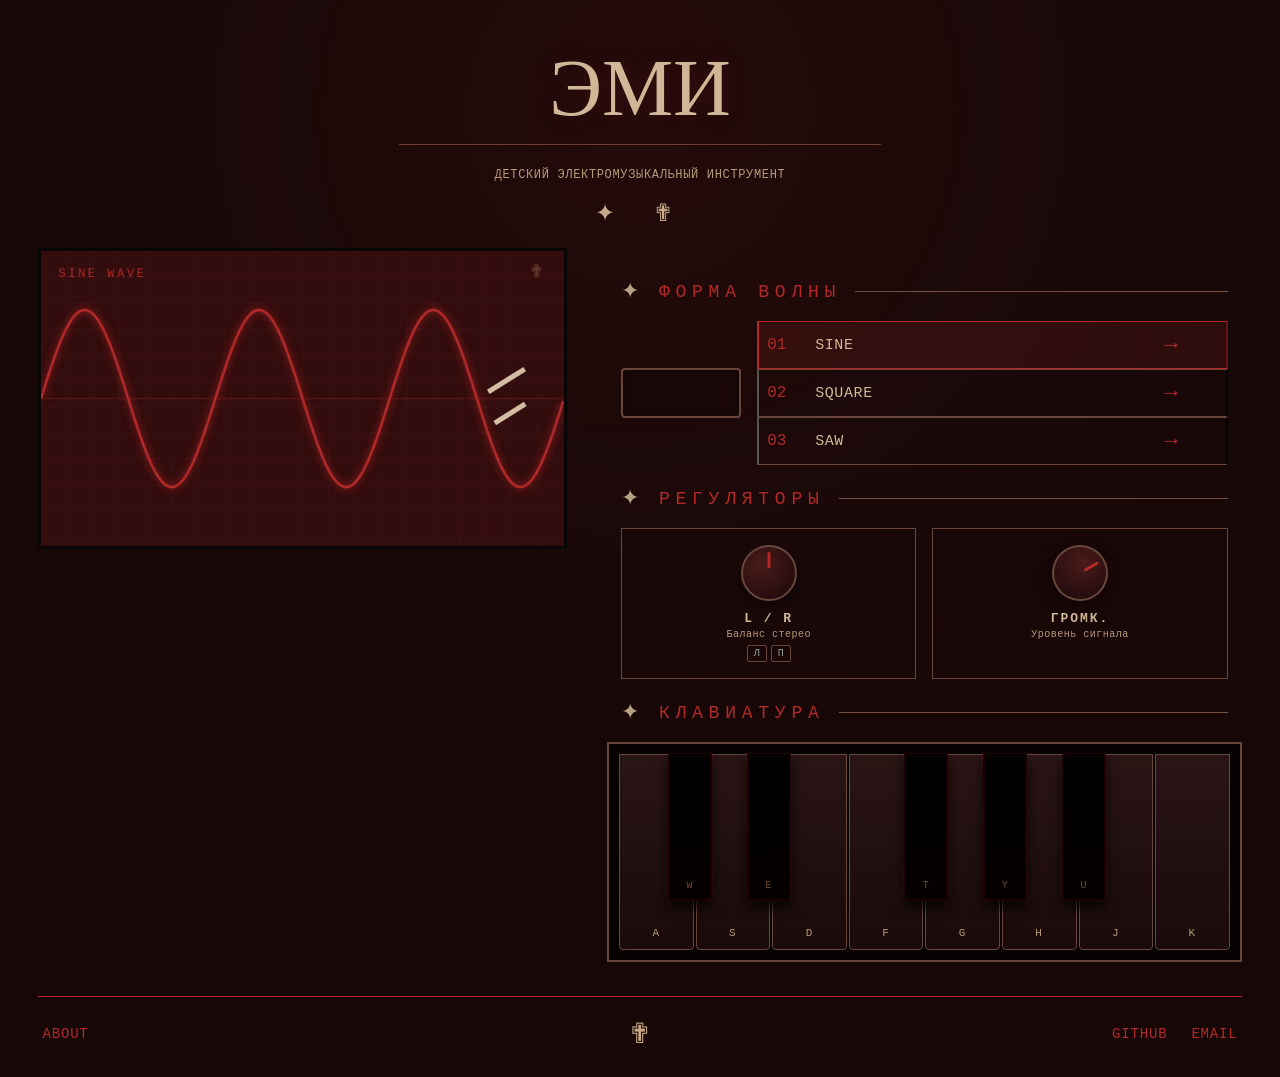
<file: one_octave_synth/index.html>
<!DOCTYPE html>
<html lang="ru">
<head>
  <meta charset="UTF-8">
  <meta name="viewport" content="width=device-width, initial-scale=1.0">
  <title>ЭМИ — SYNTHESIZER ✟</title>
  

<link
  href="https://fonts.googleapis.com/css2?family=Fruktur&display=swap&text=%D0%AD%D0%9C%D0%98"
  rel="stylesheet"
>
<link rel="stylesheet" href="style.css">

  <link rel="stylesheet" href="style.css">
</head>
<body>

<div class="synth-page">
  <!-- Rail Left -->
  <div class="rail rail-left">
    <div class="rail-top">
      <div class="status"><span></span>STATUS:<br>ONLINE</div>
      <div class="rail-cross">✟</div>
      <div>EST.1985</div>
    </div>
    <div class="rail-bottom">
      <div>✟</div>
      <div>SOVIET<br>SYNTH</div>
    </div>
  </div>

  <!-- Header -->
  <header class="synth-header">
    <h1 class="synth-title">ЭМИ</h1>
    <div class="hairline"></div>
    <p class="synth-subtitle">ДЕТСКИЙ ЭЛЕКТРОМУЗЫКАЛЬНЫЙ ИНСТРУМЕНТ</p>
    <div class="ornament"> ✦ ✟</div>
  </header>

  <!-- Main Content -->
  <div class="synth-content">
    <!-- Left Column: Visual -->
    <div class="synth-left">
      <div class="synth-portrait">
        <canvas id="synthVisual" width="600" height="340"></canvas>
        <div class="portrait-accent"></div>
      </div>
    </div>

    <!-- Right Column: Controls & Keys -->
    <div class="synth-right">
      <!-- Waveform Section (compact) -->
      <div class="waveform-section">
        <div class="projects-title">
          <em>✦</em> ФОРМА ВОЛНЫ <i></i>
        </div>
        <div class="waveform-inner">
          <div class="waveform-screen">
            <canvas id="waveformCanvas" width="200" height="60"></canvas>
          </div>
          <div class="waveform-buttons">
            <button class="wave-btn active" data-wave="sine">
              <span class="wave-num">01</span>
              <span class="wave-copy">
                <b>SINE</b>
              </span>
              <span class="wave-arrow">→</span>
            </button>
            <button class="wave-btn" data-wave="square">
              <span class="wave-num">02</span>
              <span class="wave-copy">
                <b>SQUARE</b>
              </span>
              <span class="wave-arrow">→</span>
            </button>
            <button class="wave-btn" data-wave="sawtooth">
              <span class="wave-num">03</span>
              <span class="wave-copy">
                <b>SAW</b>
              </span>
              <span class="wave-arrow">→</span>
            </button>
          </div>
        </div>
      </div>

      <!-- Knobs Section -->
      <div class="knobs-section">
        <div class="projects-title">
          <em>✦</em> РЕГУЛЯТОРЫ <i></i>
        </div>
        <div class="knobs-grid">
          <div class="knob-card">
            <div class="knob" id="lrKnob"></div>
            <div class="knob-info">
              <b>L / R</b>
              <small>Баланс стерео</small>
              <div class="lr-indicator">
                <span id="lrL">Л</span>
                <span id="lrR">П</span>
              </div>
            </div>
          </div>
          <div class="knob-card">
            <div class="knob" id="volKnob"></div>
            <div class="knob-info">
              <b>ГРОМК.</b>
              <small>Уровень сигнала</small>
            </div>
          </div>
        </div>
      </div>

      <!-- Keyboard Section -->
      <div class="keyboard-section">
        <div class="projects-title">
          <em>✦</em> КЛАВИАТУРА <i></i>
        </div>
        <div class="keys-container" id="keysContainer"></div>
      </div>
    </div>
  </div>

  <!-- Footer -->
  <footer class="synth-footer">
    <nav>
      <a href="/about.html">ABOUT</a>
    </nav>
    <div class="footer-cross">✟</div>
    <nav>
      <a href="https://yourdeadgirlfriend.github.com">GITHUB</a>
      <a href="mailto:yourdeadgirlfriend@proton.me">EMAIL</a>
    </nav>
  </footer>
</div>

<script src="script.js"></script>
</body>
</html>
</file>
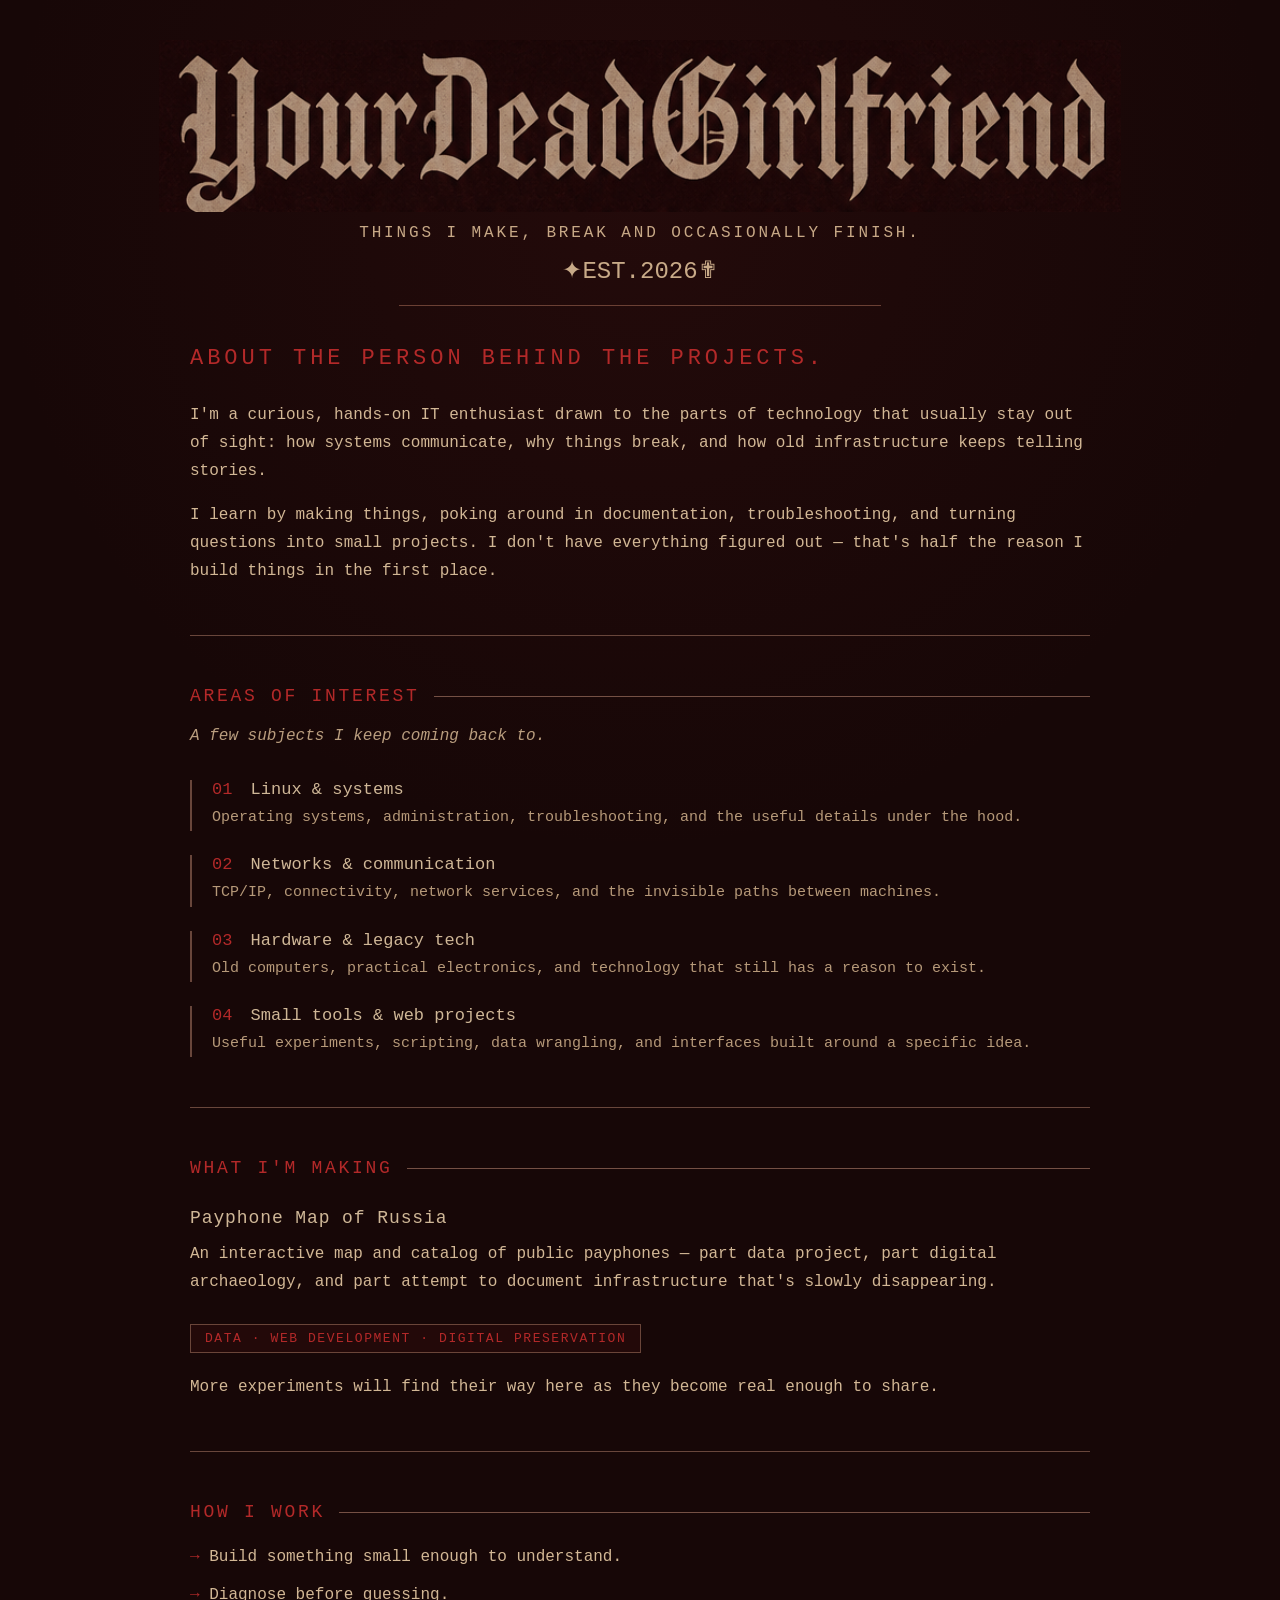
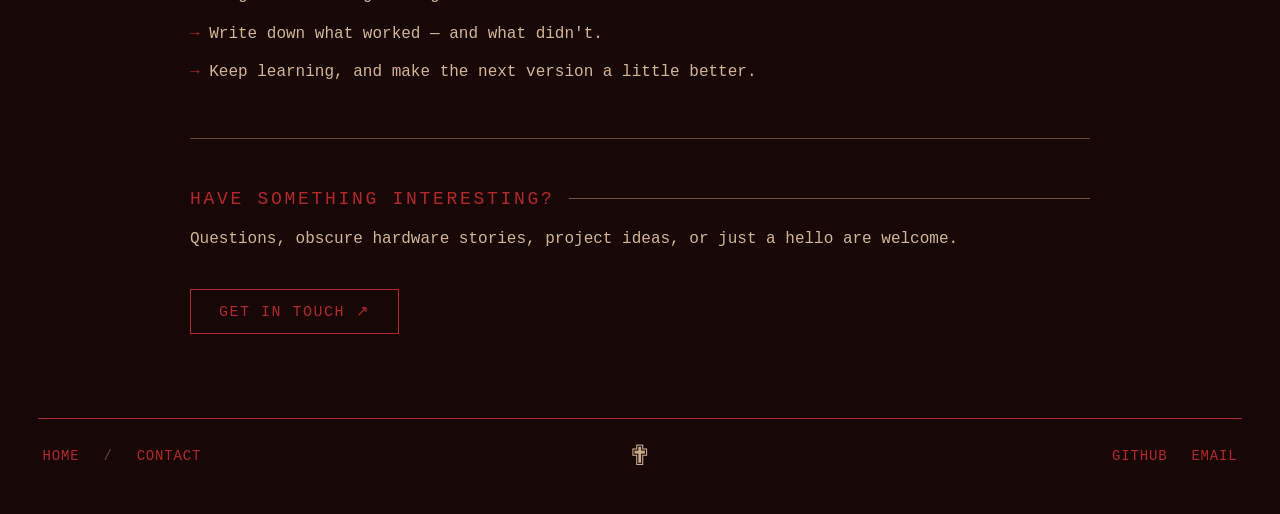
<file: about.html>
<!DOCTYPE html>
<html lang="en">
<head>
    <meta charset="UTF-8">
    <meta name="viewport" content="width=device-width, initial-scale=1.0">
    <title>About — Your Dead Girlfriend</title>
    <link rel="stylesheet" href="style.css">
    <style>
        /* Стили для страницы About */
        .about-page {
            width: min(900px, 90vw);
            margin: 0 auto;
            padding: 20px 0 60px;
            color: #d2b795;
        }
        .about-page h1 {
            color: #b32929;
            font-size: 22px;
            letter-spacing: .18em;
            text-transform: uppercase;
            margin-bottom: 30px;
            font-weight: 400;
        }
        .about-page h2 {
            color: #b32929;
            font-size: 18px;
            letter-spacing: .15em;
            text-transform: uppercase;
            margin: 50px 0 16px;
            font-weight: 400;
            display: flex;
            align-items: center;
            gap: 14px;
        }
        .about-page h2::after {
            content: "";
            flex: 1;
            height: 1px;
            background: #755044;
        }
        .about-page h3 {
            color: #cfb797;
            font-size: 18px;
            letter-spacing: .05em;
            margin: 30px 0 12px;
            font-weight: 400;
        }
        .about-page p {
            font-size: 16px;
            line-height: 1.75;
            margin-bottom: 16px;
            color: #d2b795;
        }
        .about-page .subtitle {
            color: #b99d7e;
            font-style: italic;
            margin-bottom: 30px;
        }
        .about-page hr {
            border: none;
            height: 1px;
            background: #69463b;
            margin: 50px 0;
        }
        .interest-item {
            margin-bottom: 24px;
            padding-left: 20px;
            border-left: 2px solid #69463b;
        }
        .interest-item h4 {
            color: #cfb797;
            font-size: 17px;
            margin: 0 0 6px;
            font-weight: 400;
        }
        .interest-item h4 span {
            color: #b32929;
            margin-right: 8px;
        }
        .interest-item p {
            margin: 0;
            color: #b69979;
            font-size: 15px;
        }
        .tags {
            display: inline-block;
            background: rgba(179, 41, 41, 0.08);
            border: 1px solid #6a4539;
            color: #b32929;
            padding: 6px 14px;
            font-size: 13px;
            letter-spacing: .12em;
            margin: 12px 0 20px;
        }
        .work-list {
            list-style: none;
            padding: 0;
            margin: 20px 0;
        }
        .work-list li {
            color: #d2b795;
            font-size: 16px;
            line-height: 1.9;
            margin-bottom: 8px;
        }
        .work-list li::before {
            content: "→ ";
            color: #b32929;
        }
        .contact-btn {
            display: inline-block;
            margin-top: 20px;
            padding: 12px 28px;
            border: 1px solid #b32929;
            color: #b32929;
            text-decoration: none;
            font-size: 15px;
            letter-spacing: .1em;
            transition: .2s;
        }
        .contact-btn:hover {
            background: rgba(179, 41, 41, 0.15);
            text-decoration: none;
        }

        /* Адаптив для текстовых страниц (отключаем мобильные хотспоты) */
        @media (max-width: 800px) {
            .desktop-page {
                display: block !important;
                width: 94vw;
                padding: 20px 0;
            }
            .mobile-page {
                display: none !important;
            }
            .about-page h1 { font-size: 18px; }
            .about-page h2 { font-size: 16px; }
        }
    </style>
</head>
<body>
    <div class="desktop-page">
        <!-- Header -->
        <header class="desktop-header">
            <img src="./assets/logo.png" alt="Logo" class="title-art">
            <p>THINGS I MAKE, BREAK AND OCCASIONALLY FINISH.</p>
            <div class="ornament">✦EST.2026✟</div>
            <div class="hairline"></div>
        </header>

        <!-- About Content -->
        <main class="about-page">
            <h1>About the person behind the projects.</h1>
            
            <p>I'm a curious, hands-on IT enthusiast drawn to the parts of technology that usually stay out of sight: how systems communicate, why things break, and how old infrastructure keeps telling stories.</p>
            <p>I learn by making things, poking around in documentation, troubleshooting, and turning questions into small projects. I don't have everything figured out — that's half the reason I build things in the first place.</p>

            <hr>

            <h2>Areas of interest</h2>
            <p class="subtitle">A few subjects I keep coming back to.</p>

            <div class="interest-item">
                <h4><span>01</span> Linux & systems</h4>
                <p>Operating systems, administration, troubleshooting, and the useful details under the hood.</p>
            </div>
            <div class="interest-item">
                <h4><span>02</span> Networks & communication</h4>
                <p>TCP/IP, connectivity, network services, and the invisible paths between machines.</p>
            </div>
            <div class="interest-item">
                <h4><span>03</span> Hardware & legacy tech</h4>
                <p>Old computers, practical electronics, and technology that still has a reason to exist.</p>
            </div>
            <div class="interest-item">
                <h4><span>04</span> Small tools & web projects</h4>
                <p>Useful experiments, scripting, data wrangling, and interfaces built around a specific idea.</p>
            </div>

            <hr>

            <h2>What I'm making</h2>
            <h3>Payphone Map of Russia</h3>
            <p>An interactive map and catalog of public payphones — part data project, part digital archaeology, and part attempt to document infrastructure that's slowly disappearing.</p>
            <div class="tags">DATA · WEB DEVELOPMENT · DIGITAL PRESERVATION</div>
            <p>More experiments will find their way here as they become real enough to share.</p>

            <hr>

            <h2>How I work</h2>
            <ul class="work-list">
                <li>Build something small enough to understand.</li>
                <li>Diagnose before guessing.</li>
                <li>Write down what worked — and what didn't.</li>
                <li>Keep learning, and make the next version a little better.</li>
            </ul>

            <hr>

            <h2>Have something interesting?</h2>
            <p>Questions, obscure hardware stories, project ideas, or just a hello are welcome.</p>
            <a href="mailto:yourdeadgirlfriend@proton.me" class="contact-btn">GET IN TOUCH ↗</a>
        </main>

        <!-- Footer -->
        <footer class="desktop-footer">
<nav>
    <a href="index.html">HOME</a>
    <span style="color: #69463b;">/</span>
    <a href="mailto:yourdeadgirlfriend@proton.me">CONTACT</a>
</nav>
            <div class="footer-cross">✟</div>
            <nav>
                <a href="https://github.com/YourDeadGirlfriend" target="_blank">GITHUB</a>
                <a href="mailto:yourdeadgirlfriend@proton.me">EMAIL</a>
            </nav>
        </footer>
    </div>
</body>
</html>
</file>
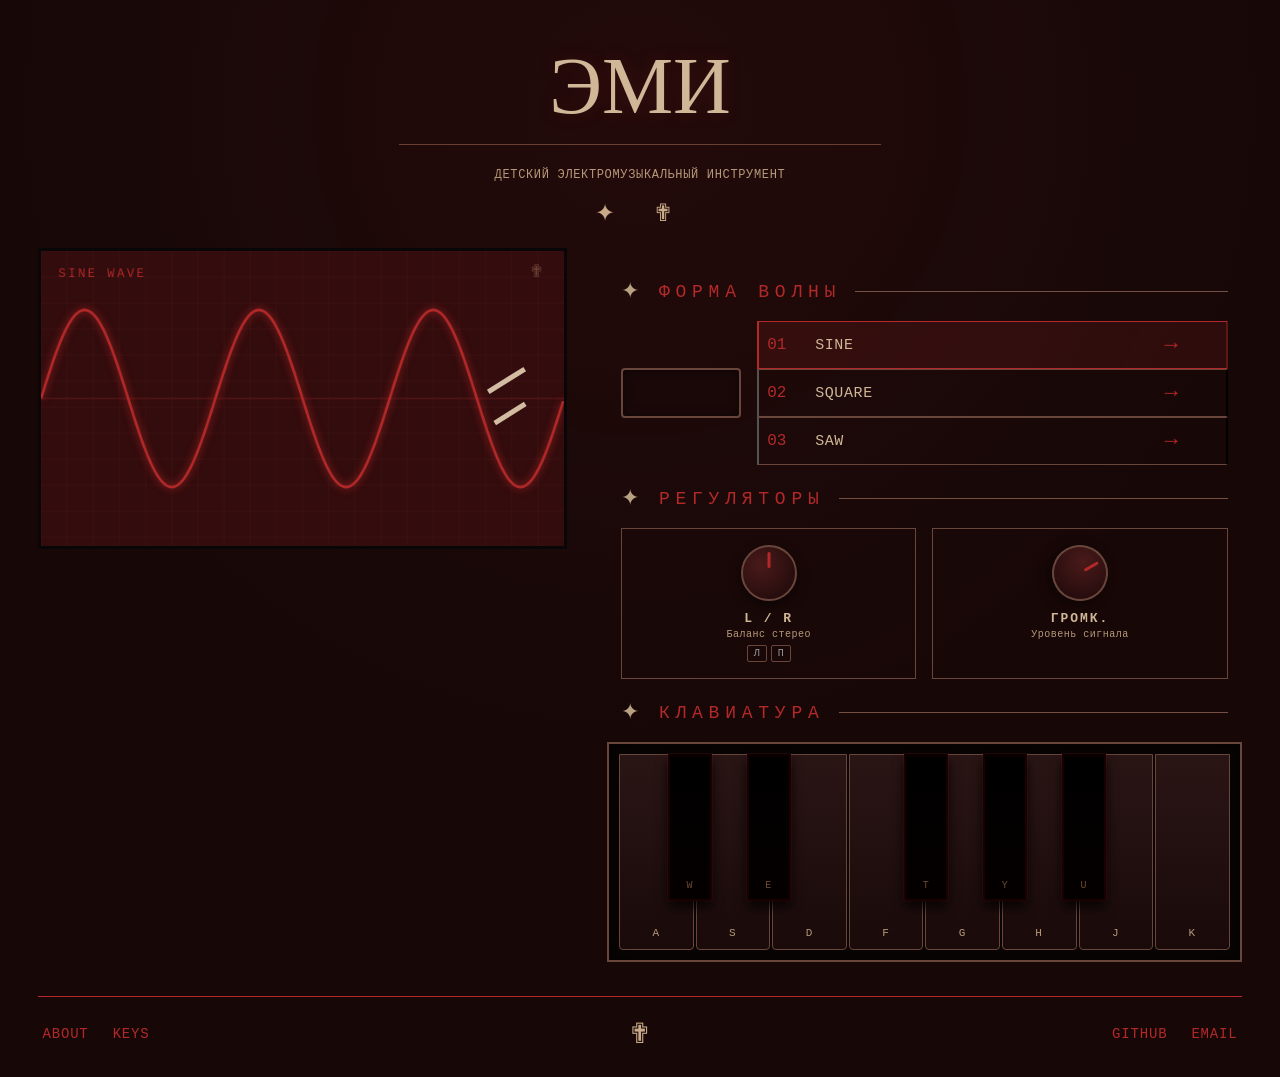
<file: one_octave_synth/synth.html>
<!DOCTYPE html>
<html lang="ru">
<head>
  <meta charset="UTF-8">
  <meta name="viewport" content="width=device-width, initial-scale=1.0">
  <title>ЭМИ — SYNTHESIZER ✟</title>
  <link rel="stylesheet" href="style.css">
</head>
<body>

<div class="synth-page">
  <!-- Rail Left -->
  <div class="rail rail-left">
    <div class="rail-top">
      <div class="status"><span></span>STATUS:<br>ONLINE</div>
      <div class="rail-cross">✟</div>
      <div>EST.1985</div>
    </div>
    <div class="rail-bottom">
      <div>✟</div>
      <div>SOVIET<br>SYNTH</div>
    </div>
  </div>

  <!-- Header -->
  <header class="synth-header">
    <h1 class="synth-title">ЭМИ</h1>
    <div class="hairline"></div>
    <p class="synth-subtitle">ДЕТСКИЙ ЭЛЕКТРОМУЗЫКАЛЬНЫЙ ИНСТРУМЕНТ</p>
    <div class="ornament"> ✦ ✟</div>
  </header>

  <!-- Main Content -->
  <div class="synth-content">
    <!-- Left Column: Visual -->
    <div class="synth-left">
      <div class="synth-portrait">
        <canvas id="synthVisual" width="600" height="340"></canvas>
        <div class="portrait-accent"></div>
      </div>
    </div>

    <!-- Right Column: Controls & Keys -->
    <div class="synth-right">
      <!-- Waveform Section (compact) -->
      <div class="waveform-section">
        <div class="projects-title">
          <em>✦</em> ФОРМА ВОЛНЫ <i></i>
        </div>
        <div class="waveform-inner">
          <div class="waveform-screen">
            <canvas id="waveformCanvas" width="200" height="60"></canvas>
          </div>
          <div class="waveform-buttons">
            <button class="wave-btn active" data-wave="sine">
              <span class="wave-num">01</span>
              <span class="wave-copy">
                <b>SINE</b>
              </span>
              <span class="wave-arrow">→</span>
            </button>
            <button class="wave-btn" data-wave="square">
              <span class="wave-num">02</span>
              <span class="wave-copy">
                <b>SQUARE</b>
              </span>
              <span class="wave-arrow">→</span>
            </button>
            <button class="wave-btn" data-wave="sawtooth">
              <span class="wave-num">03</span>
              <span class="wave-copy">
                <b>SAW</b>
              </span>
              <span class="wave-arrow">→</span>
            </button>
          </div>
        </div>
      </div>

      <!-- Knobs Section -->
      <div class="knobs-section">
        <div class="projects-title">
          <em>✦</em> РЕГУЛЯТОРЫ <i></i>
        </div>
        <div class="knobs-grid">
          <div class="knob-card">
            <div class="knob" id="lrKnob"></div>
            <div class="knob-info">
              <b>L / R</b>
              <small>Баланс стерео</small>
              <div class="lr-indicator">
                <span id="lrL">Л</span>
                <span id="lrR">П</span>
              </div>
            </div>
          </div>
          <div class="knob-card">
            <div class="knob" id="volKnob"></div>
            <div class="knob-info">
              <b>ГРОМК.</b>
              <small>Уровень сигнала</small>
            </div>
          </div>
        </div>
      </div>

      <!-- Keyboard Section -->
      <div class="keyboard-section">
        <div class="projects-title">
          <em>✦</em> КЛАВИАТУРА <i></i>
        </div>
        <div class="keys-container" id="keysContainer"></div>
      </div>
    </div>
  </div>

  <!-- Footer -->
  <footer class="synth-footer">
    <nav>
      <a href="#about">ABOUT</a>
      <a href="#keys">KEYS</a>
    </nav>
    <div class="footer-cross">✟</div>
    <nav>
      <a href="https://github.com">GITHUB</a>
      <a href="mailto:emi@synth.ru">EMAIL</a>
    </nav>
  </footer>
</div>

<script src="script.js"></script>
</body>
</html>
</file>
<file: one_octave_synth/style.css>
* {
  box-sizing: border-box;
  margin: 0;
  padding: 0;
}

html {
  background: #170707;
}

body {
  margin: 0;
  background: radial-gradient(circle at 50% 10%, rgba(105, 30, 30, .15), transparent 40rem), #170707;
  color: #d2b795;
  font-family: ui-monospace, SFMono-Regular, Menlo, Consolas, monospace;
  min-height: 100vh;
}

.synth-page {
  width: min(1600px, 94vw);
  margin: 0 auto;
  padding: 40px 0 30px;
  position: relative;
}

/* Rail */
.rail {
  position: absolute;
  width: 80px;
  color: #c9ae89;
  font-size: 14px;
  line-height: 1.7;
  letter-spacing: .08em;
  text-align: center;
}

.rail-left {
  left: -100px;
  top: 0;
  display: flex;
  flex-direction: column;
  justify-content: space-between;
  height: 100%;
}

.rail-top {
  display: flex;
  flex-direction: column;
  gap: 4px;
}

.rail-cross {
  text-align: center;
  color: #9b2222;
  font-size: 28px;
  margin: 16px 0;
}

.rail .status {
  color: #b32929;
  line-height: 1.65;
  font-size: 13px;
  letter-spacing: .1em;
}

.rail .status span {
  display: inline-block;
  width: 8px;
  height: 8px;
  background: #b32929;
  border-radius: 50%;
  margin-right: 8px;
  vertical-align: middle;
}

/* Header */
.synth-header {
  text-align: center;
  margin-bottom: 20px;
}

.synth-title {
  font-family: inherit;
  font-size: clamp(40px, 5vw, 60px);
  font-weight: 400;
  line-height: 1.1;
  letter-spacing: .10em;
  color: #cfb797;

  margin: 0 0 10px;
  text-shadow: 0 0 24px rgba(179, 41, 41, .17);
}

.hairline {
  height: 1px;
  width: 40%;
  margin: 12px auto 20px;
  background: #6b4034;
}

.synth-subtitle {
  font-family: inherit;
  font-size: clamp(10px, .9vw, 12px);
  font-weight: 400;
  line-height: 1.8;
  letter-spacing: .075em;
  text-transform: uppercase;
  color: #c7a886;

  max-width: 100%;
  padding: 0 12px;
  margin: 12px auto 14px;
  text-wrap: balance;
}

.ornament {
  font-size: 24px;
  margin-bottom: 20px;
  color: #c8aa88;
  letter-spacing: .5em;
}

/* Main Content */
.synth-content {
  display: grid;
  grid-template-columns: 1fr 1.2fr;
  gap: 60px;
  position: relative;
  align-items: start;
}

/* Left Column - Portrait */
.synth-left {
  position: relative;
}

.synth-portrait {
  position: relative;
  margin: 0 0 36px;
  border: 3px solid #080606;
  aspect-ratio: 1.76/1;
  overflow: hidden;
  background: #330c0d;
  width: 100%;
}

.synth-portrait canvas {
  width: 100%;
  height: 100%;
  display: block;
}

.portrait-accent {
  position: absolute;
  right: 7%;
  top: 39%;
  width: 70px;
  height: 80px;
}

.portrait-accent:before,
.portrait-accent:after {
  content: " ";
  position: absolute;
  right: 0;
  height: 5px;
  background: #d3bda2;
  transform: rotate(-32deg);
}

.portrait-accent:before {
  width: 43px;
  top: 12px;
}

.portrait-accent:after {
  width: 36px;
  top: 45px;
}

/* Right Column */
.synth-right {
  min-width: 0;
  padding-top: 30px;
}

/* Section Titles */
.projects-title {
  display: flex;
  align-items: center;
  gap: 14px;
  color: #b32929;
  font-size: 18px;
  letter-spacing: .32em;
  margin: 0 14px 16px;
}

.projects-title i {
  display: block;
  height: 1px;
  background: #755044;
  flex: 1;
}

.projects-title em {
  font-style: normal;
  font-size: 22px;
  color: #b9a184;
}

/* Waveform Section - COMPACT */
.waveform-section {
  margin-bottom: 20px;
}

.waveform-inner {
  display: flex;
  align-items: center;
  gap: 16px;
  padding: 0 14px;
}

.waveform-screen {
  width: 120px;
  height: 50px;
  min-width: 120px;
  background: #1a0809;
  border: 2px solid #69463b;
  border-radius: 4px;
  position: relative;
  overflow: hidden;
  box-shadow: inset 0 0 10px rgba(0, 0, 0, .5);
}

.waveform-screen canvas {
  width: 100%;
  height: 100%;
  display: block;
}

.waveform-buttons {
  display: flex;
  flex-direction: column;
  gap: 0;
  flex: 1;
}

.wave-btn {
  display: grid;
  grid-template-columns: 36px 1px minmax(0, 1fr) 28px;
  gap: 12px;
  min-height: 48px;
  align-items: center;
  padding: 10px 8px;
  border-top: 1px solid #69463b;
  border-bottom: 1px solid #69463b;
  color: inherit;
  text-decoration: none;
  transition: .18s ease;
  background: transparent;
  cursor: pointer;
  font-family: inherit;
  text-align: left;
}

.wave-btn:hover {
  background: rgba(116, 27, 27, .12);
  transform: translateX(3px);
}

.wave-btn.active {
  background: rgba(179, 41, 41, .15);
  border-color: #b32929;
}

.wave-num {
  font-size: 16px;
  color: #b32929;
  font-weight: 400;
}

.wave-btn .divider {
  width: 1px;
  height: 86%;
  background: #765447;
}

.wave-copy {
  display: flex;
  flex-direction: column;
  gap: 2px;
}

.wave-copy b {
  font-size: 15px;
  font-weight: 400;
  letter-spacing: .04em;
  color: #cfb797;
}

.wave-arrow {
  justify-self: end;
  color: #b32929;
  font-size: 22px;
}

/* Knobs Section */
.knobs-section {
  margin-bottom: 20px;
}

.knobs-grid {
  display: grid;
  grid-template-columns: 1fr 1fr;
  gap: 16px;
  padding: 0 14px;
}

.knob-card {
  border: 1px solid #69463b;
  padding: 16px;
  display: flex;
  flex-direction: column;
  align-items: center;
  gap: 10px;
  background: rgba(26, 8, 9, .5);
  transition: .18s ease;
}

.knob-card:hover {
  border-color: #b32929;
  background: rgba(116, 27, 27, .08);
}

.knob {
  width: 56px;
  height: 56px;
  border-radius: 50%;
  background: radial-gradient(circle at 35% 35%, #4a1a1a, #1a0809);
  border: 2px solid #69463b;
  cursor: pointer;
  position: relative;
  box-shadow: 0 4px 12px rgba(0, 0, 0, .5);
  transition: transform 0.1s;
}

.knob::after {
  content: '';
  position: absolute;
  width: 3px;
  height: 16px;
  background: #b32929;
  top: 5px;
  left: 50%;
  transform: translateX(-50%);
  border-radius: 2px;
}

.knob-info {
  display: flex;
  flex-direction: column;
  align-items: center;
  gap: 3px;
}

.knob-info b {
  font-size: 13px;
  letter-spacing: .15em;
  color: #cfb797;
}

.knob-info small {
  font-size: 10px;
  color: #b69979;
  letter-spacing: .05em;
}

.lr-indicator {
  display: flex;
  gap: 4px;
  font-size: 10px;
  color: #999;
  margin-top: 2px;
}

.lr-indicator span {
  padding: 2px 6px;
  border: 1px solid #69463b;
  border-radius: 2px;
  transition: .18s ease;
}

.lr-indicator span.active-l {
  background: #b32929;
  color: #d2b795;
  border-color: #b32929;
}

.lr-indicator span.active-r {
  background: #6b4034;
  color: #d2b795;
  border-color: #6b4034;
}

/* Keyboard Section - LARGER & CONTRAST */
.keyboard-section {
  margin-bottom: 10px;
}

.keys-container {
  display: flex;
  position: relative;
  width: 100%;
  height: 220px;
  border: 2px solid #69463b;
  background: #0a0404;
  padding: 10px;
  gap: 2px;
  box-shadow: inset 0 0 20px rgba(0, 0, 0, .6);
}

.white-key {
  flex: 1;
  height: 100%;
  background: linear-gradient(180deg, #2a1515 0%, #1a0a0a 100%);
  border: 1px solid #69463b;
  border-radius: 0 0 4px 4px;
  cursor: pointer;
  position: relative;
  z-index: 1;
  transition: all 0.08s;
  display: flex;
  flex-direction: column;
  align-items: center;
  justify-content: flex-end;
  padding-bottom: 10px;
}

.white-key:hover {
  background: linear-gradient(180deg, #3a1a1a, #2a1010);
  border-color: #b32929;
}

.white-key.active {
  background: linear-gradient(180deg, #b32929, #6b1a1a);
  border-color: #b32929;
  box-shadow: 0 0 20px rgba(179, 41, 41, .4);
}

.black-key {
  width: 44px;
  height: 68%;
  background: linear-gradient(180deg, #000 0%, #050000 100%);
  border: 2px solid #1a0000;
  border-top: 3px solid #0a0000;
  border-radius: 0 0 3px 3px;
  position: absolute;
  z-index: 2;
  cursor: pointer;
  box-shadow: 
    0 6px 12px rgba(0, 0, 0, .8),
    0 0 0 1px rgba(179, 41, 41, .15);
  transition: all 0.08s;
  display: flex;
  flex-direction: column;
  align-items: center;
  justify-content: flex-end;
  padding-bottom: 8px;
}

.black-key:hover {
  background: linear-gradient(180deg, #0a0000, #000);
  border-color: #b32929;
  box-shadow: 
    0 6px 12px rgba(0, 0, 0, .8),
    0 0 0 1px rgba(179, 41, 41, .3);
}

.black-key.active {
  background: linear-gradient(180deg, #8b1a1a, #4a0a0a);
  border-color: #b32929;
  border-top-color: #6b1a1a;
  height: 66%;
  box-shadow: 
    0 2px 6px rgba(0, 0, 0, .6),
    0 0 20px rgba(179, 41, 41, .6);
}

.key-label {
  font-size: 11px;
  color: #b69979;
  letter-spacing: .1em;
  pointer-events: none;
}

.black-key .key-label {
  color: #6a4a30;
  font-size: 10px;
}

/* Footer */
.synth-footer {
  margin-top: 24px;
  padding: 20px 4px 4px;
  border-top: 1px solid #b32929;
  display: grid;
  grid-template-columns: 1fr auto 1fr;
  align-items: center;
  color: #b32929;
  font-size: 14px;
  letter-spacing: .06em;
}

.synth-footer nav {
  display: flex;
  gap: 24px;
  align-items: center;
  flex-wrap: wrap;
}

.synth-footer nav:last-child {
  justify-content: flex-end;
}

.synth-footer a {
  color: inherit;
  text-decoration: none;
  transition: opacity .2s;
}

.synth-footer a:hover {
  opacity: .7;
  text-decoration: underline;
  text-underline-offset: 4px;
}

.footer-cross {
  font-size: 28px;
  color: #c8aa88;
}

/* Responsive */
@media (max-width: 1400px) {
  .synth-page {
    width: 94vw;
  }
  .synth-content {
    gap: 40px;
  }
  .rail {
    display: none;
  }
}

@media (max-width: 1050px) {
  .synth-content {
    grid-template-columns: 1fr;
    gap: 30px;
  }
  .synth-title {
    font-size: 56px;
  }
  .keys-container {
    height: 180px;
  }
}

@media (max-width: 700px) {
  .synth-title {
    font-size: 42px;
  }
  .knobs-grid {
    grid-template-columns: 1fr;
  }
  .keys-container {
    height: 160px;
  }
  .black-key {
    width: 36px;
  }
}



/* YDG typography — integrated, not standalone */

.synth-title {
  font-family: inherit;
  font-size: clamp(32px, 3vw, 40px);
  font-weight: 400;
  line-height: 1.2;
  letter-spacing: .04em;
  color: #cfb797;
  text-shadow: none;
  margin: 0 0 10px;
}

.synth-subtitle {
  font-family: inherit;
  font-size: 12px;
  font-weight: 400;
  line-height: 1.7;
  letter-spacing: .045em;
  text-transform: uppercase;
  color: #b69979;

  max-width: 100%;
  padding: 0 8px;
  margin: 12px auto 14px;
  text-wrap: balance;
}



/* YDG — force Blackletter title */

.synth-header h1.synth-title {
  font-family: "Fruktur", serif !important;
  font-size: clamp(56px, 7vw, 80px) !important;
  font-weight: 400 !important;
  letter-spacing: 0 !important;
  line-height: 1.15 !important;

  color: #cfb797;
  text-shadow: 0 0 18px rgba(179, 41, 41, .18);
}

/* Keep the subtitle in the site's original typography */

.synth-header .synth-subtitle {
  font-family: inherit;
  font-size: 12px;
  font-weight: 400;
  letter-spacing: .055em;
  line-height: 1.7;
  color: #b69979;
}
</file>
<file: style.css>
* {
    box-sizing: border-box;
    margin: 0;
    padding: 0;
}

html {
    background: #170707;
}

body {
    margin: 0;
    background: radial-gradient(circle at 50% 10%, rgba(105, 30, 30, .15), transparent 40rem), #170707;
    color: #d2b795;
    font-family: ui-monospace, SFMono-Regular, Menlo, Consolas, monospace;
    min-height: 100vh;
}

.mobile-page {
    display: none;
}

/* Desktop - FHD оптимизация */
.desktop-page {
    width: min(1600px, 94vw);
    margin: 0 auto;
    padding: 40px 0 30px;
}

.desktop-header {
    text-align: center;
    margin-bottom: 20px;
}

.hairline {
    height: 1px;
    width: 40%;
    margin: 12px auto 20px;
    background: #6b4034;
}

.title-art {
    width: min(1100px, 80%);
    height: auto;
    display: block;
    margin: 0 auto;
    filter: none;
}

.desktop-header p {
    margin: 12px 0 14px;
    font-size: 16px;
    letter-spacing: .18em;
    color: #c7a886;
    text-transform: uppercase;
}

.ornament {
    font-size: 24px;
    margin-bottom: 20px;
    color: #c8aa88;
}

/* Основной контент */
.desktop-content {
    display: grid;
    grid-template-columns: 1fr 1.2fr;
    gap: 60px;
    position: relative;
    align-items: start;
}

.left-section {
    position: relative;
    display: flex;
    flex-direction: column;
    align-items: center;
}

.rail {
    position: absolute;
    left: -100px;
    width: 80px;
    color: #c9ae89;
    font-size: 14px;
    line-height: 1.7;
    letter-spacing: .08em;
    text-align: center;
}

.rail-top {
    top: 0;
    display: flex;
    flex-direction: column;
    gap: 4px;
}

.rail-bottom {
    bottom: 100px;
}

.rail-cross {
    text-align: center;
    color: #9b2222;
    font-size: 28px;
    margin: 16px 0;
}

.rail .status {
    color: #b32929;
    line-height: 1.65;
    font-size: 13px;
    letter-spacing: .1em;
}

.rail .status span {
    display: inline-block;
    width: 8px;
    height: 8px;
    background: #b32929;
    border-radius: 50%;
    margin-right: 8px;
    vertical-align: middle;
}

.left-column {
    min-height: 850px;
    display: flex;
    align-items: flex-end;
    justify-content: center;
    width: 100%;
}

.character-art {
    width: min(100%, 580px);
    height: auto;
    display: block;
    align-self: end;
    max-height: 850px;
    object-fit: contain;
}

/* Правая колонка */
.right-column {
    min-width: 0;
    padding-top: 30px;
}

.portrait{position:relative;margin:0 0 36px;border:3px solid #080606;aspect-ratio:1.84/1;overflow:hidden;background:#330c0d;width:100%}
.portrait img{width:100%;height:100%;object-fit:cover;display:block}
}

.portrait-accent {
    position: absolute;
    right: 7%;
    top: 39%;
    width: 70px;
    height: 80px;
}

.portrait-accent:before,
.portrait-accent:after {
    content: " ";
    position: absolute;
    right: 0;
    height: 5px;
    background: #d3bda2;
    transform: rotate(-32deg);
}

.portrait-accent:before {
    width: 43px;
    top: 12px;
}

.portrait-accent:after {
    width: 36px;
    top: 45px;
}

.projects-title {
    display: flex;
    align-items: center;
    gap: 14px;
    color: #b32929;
    font-size: 18px;
    letter-spacing: .32em;
    margin: 0 14px 16px;
}

.projects-title i {
    display: block;
    height: 1px;
    background: #755044;
    flex: 1;
}

.projects-title em {
    font-style: normal;
    font-size: 22px;
    color: #b9a184;
}

.project {
    display: grid;
    grid-template-columns: 60px 1px minmax(0, 1fr) 40px;
    gap: 18px;
    min-height: 130px;
    align-items: center;
    padding: 18px 10px;
    border-top: 1px solid #69463b;
    border-bottom: 1px solid #69463b;
    color: inherit;
    text-decoration: none;
    transition: .18s ease;
}

.project:hover {
    background: rgba(116, 27, 27, .12);
    transform: translateX(3px);
}

.num {
    font-size: 20px;
    color: #b32929;
    font-weight: 400;
}

.divider {
    width: 1px;
    height: 86%;
    background: #765447;
}

.copy {
    display: flex;
    flex-direction: column;
    gap: 10px;
}

.copy b {
    font-size: 19px;
    font-weight: 400;
    letter-spacing: .04em;
    color: #cfb797;
}

.copy small {
    font-size: 15px;
    line-height: 1.6;
    color: #b69979;
}

.arrow {
    justify-self: end;
    color: #b32929;
    font-size: 28px;
}

/* Футер */
.desktop-footer {
    margin-top: 24px;
    padding: 20px 4px 4px;
    border-top: 1px solid #b32929;
    display: grid;
    grid-template-columns: 1fr auto 1fr;
    align-items: center;
    color: #b32929;
    font-size: 14px;
    letter-spacing: .06em;
}

.desktop-footer nav {
    display: flex;
    gap: 24px;
    align-items: center;
    flex-wrap: wrap;
}

.desktop-footer nav:last-child {
    justify-content: flex-end;
}

.desktop-footer a {
    color: inherit;
    text-decoration: none;
    transition: opacity .2s;
}

.desktop-footer a:hover {
    opacity: .7;
    text-decoration: underline;
    text-underline-offset: 4px;
}

.footer-cross {
    font-size: 28px;
    color: #c8aa88;
}

/* Модальное окно */
.close {
    float: right;
    border: 0;
    background: none;
    color: #d2b795;
    font-size: 28px;
    cursor: pointer;
    padding: 0;
    line-height: 1;
}

#projectDialog {
    width: min(560px, calc(100vw - 32px));
    border: 1px solid #6a4539;
    border-radius: 0;
    background: #1a0809;
    color: #d2b795;
    padding: 32px;
    line-height: 1.6;
    box-shadow: 0 24px 80px rgba(0, 0, 0, .65);
}

#projectDialog::backdrop {
    background: rgba(0, 0, 0, .72);
}

#dialogTitle {
    font: 400 22px/1.25 ui-monospace, SFMono-Regular, Menlo, Consolas, monospace;
    margin: 10px 0 14px;
    color: #cfb797;
}

#dialogText {
    color: #b99d7e;
    font-size: 15px;
    margin-bottom: 20px;
}

#dialogLink {
    color: #b32929;
    font-size: 14px;
    text-decoration: none;
}

#dialogLink:hover {
    text-decoration: underline;
}

.eyebrow {
    color: #b32929;
    font-size: 12px;
    letter-spacing: .18em;
}

/* Адаптив */
@media (max-width: 1400px) {
    .desktop-page {
        width: 94vw;
    }
    
    .desktop-content {
        gap: 40px;
    }
    
    .character-art {
        width: min(100%, 500px);
    }
    
    .left-column {
        min-height: 750px;
    }
}

@media (max-width: 1200px) {
    .desktop-content {
        grid-template-columns: 1fr 1fr;
        gap: 30px;
    }
    
    .rail {
        left: -70px;
        width: 60px;
        font-size: 12px;
    }
    
    .character-art {
        width: min(100%, 450px);
    }
    
    .left-column {
        min-height: 700px;
    }
    
    .copy b {
        font-size: 17px;
    }
    
    .copy small {
        font-size: 14px;
    }
}

@media (max-width: 1050px) {
    .desktop-content {
        grid-template-columns: 1fr;
        gap: 30px;
    }
    
    .rail {
        display: none;
    }
    
    .character-art {
        width: 90%;
        max-width: 500px;
    }
    
    .left-column {
        min-height: 600px;
    }
    
    .project {
        grid-template-columns: 50px 1px minmax(0, 1fr) 30px;
        gap: 14px;
    }
}

/* Мобильная версия */
@media (max-width: 800px) {
    .desktop-page {
        display: none;
    }
    
    .mobile-page {
        display: flex;
        width: 100%;
        justify-content: center;
    }
    
    .mobile-canvas {
        position: relative;
        width: 100vw;
        max-width: 1024px;
    }
    
    .mobile-art {
        display: block;
        width: 100%;
        height: auto;
    }
    
    .hotspot {
        position: absolute;
        z-index: 2;
    }
    
    .p1 { left: 45.3%; top: 43.5%; width: 48%; height: 8.5%; }
    .gh { left: 62%; top: 93.3%; width: 9.8%; height: 2.8%; }
    .sc { left: 73.1%; top: 93.3%; width: 15%; height: 2.8%; }
    .em { left: 88.1%; top: 93.3%; width: 9.4%; height: 2.8%; }
}

@media (min-width: 801px) {
    body {
        min-width: 800px;
    }
}
</file>
